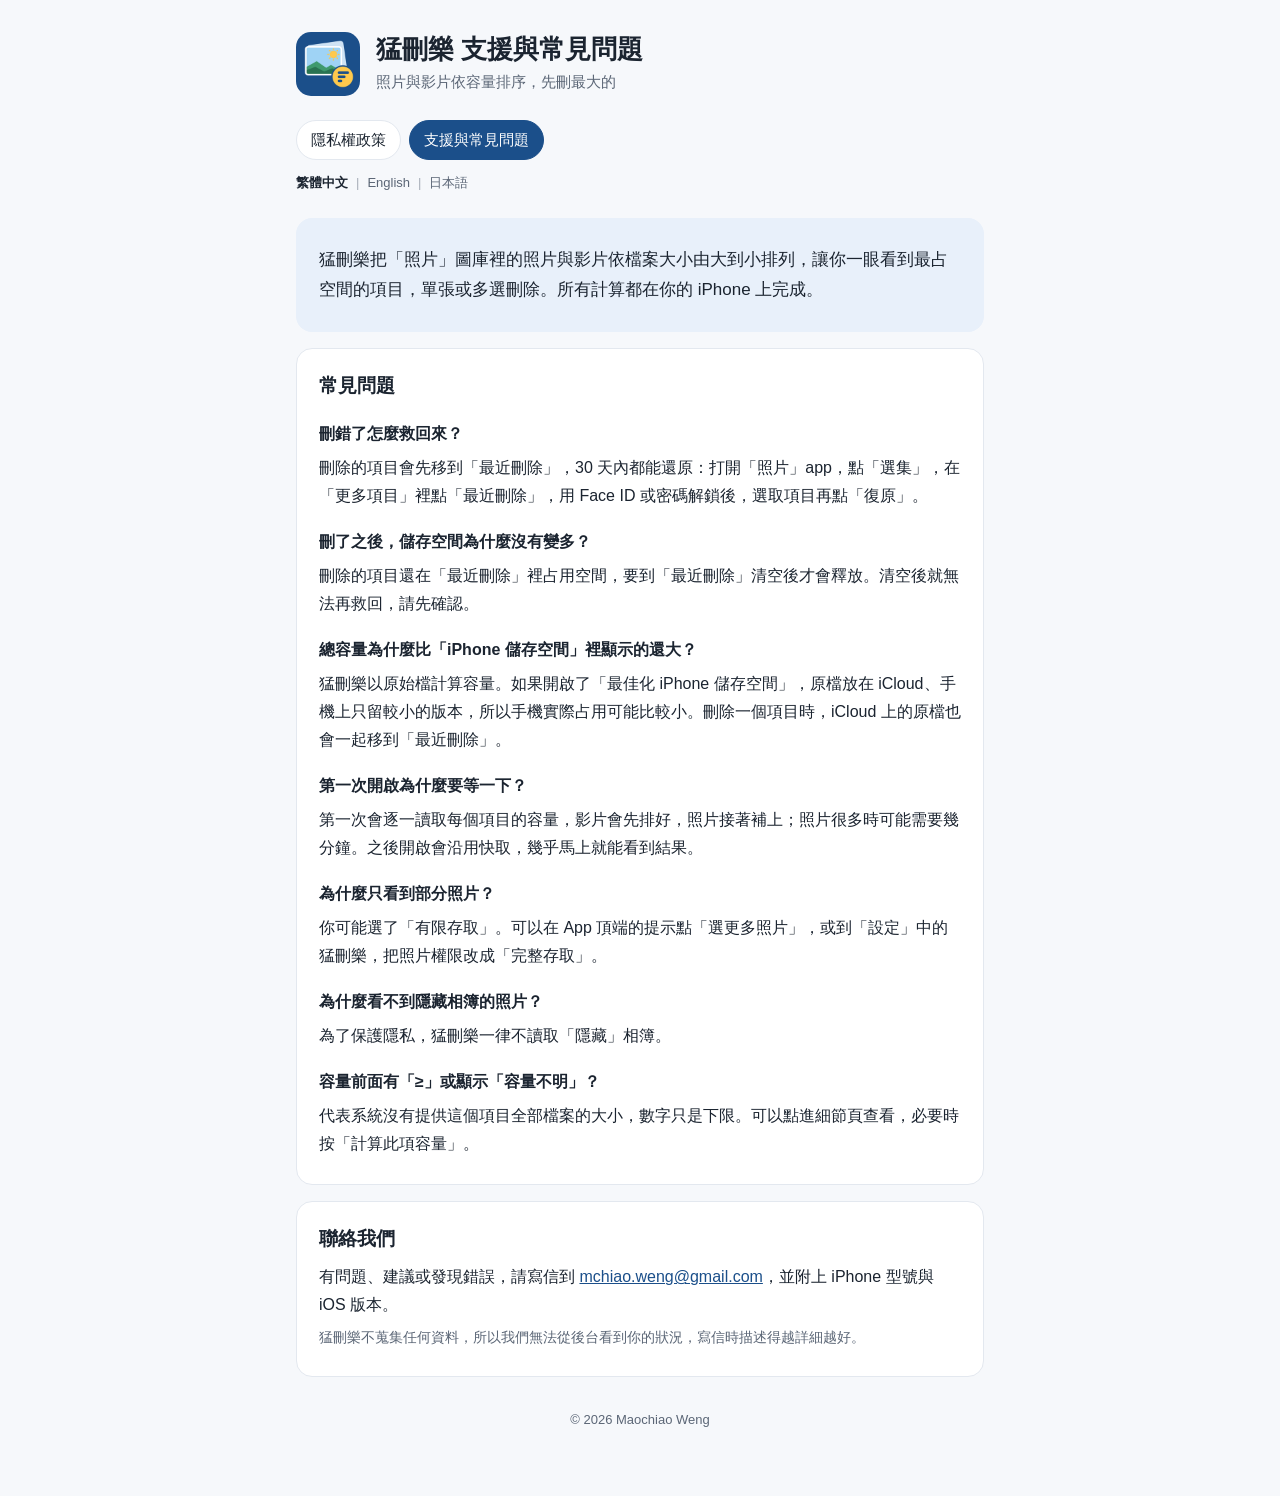
<file: index.html>
<!doctype html>
<html lang="zh-Hant">
<head>
<meta charset="utf-8">
<meta name="viewport" content="width=device-width, initial-scale=1">
<title>猛刪樂</title>
<meta http-equiv="refresh" content="0; url=support.html">
<link rel="icon" href="icon-192.png">
<link rel="stylesheet" href="style.css">
</head>
<body>
<main>
  <p>正在前往 <a href="support.html">猛刪樂 支援與常見問題</a>⋯⋯</p>
  <p><a href="privacy.html">隱私權政策</a></p>
</main>
</body>
</html>
</file>
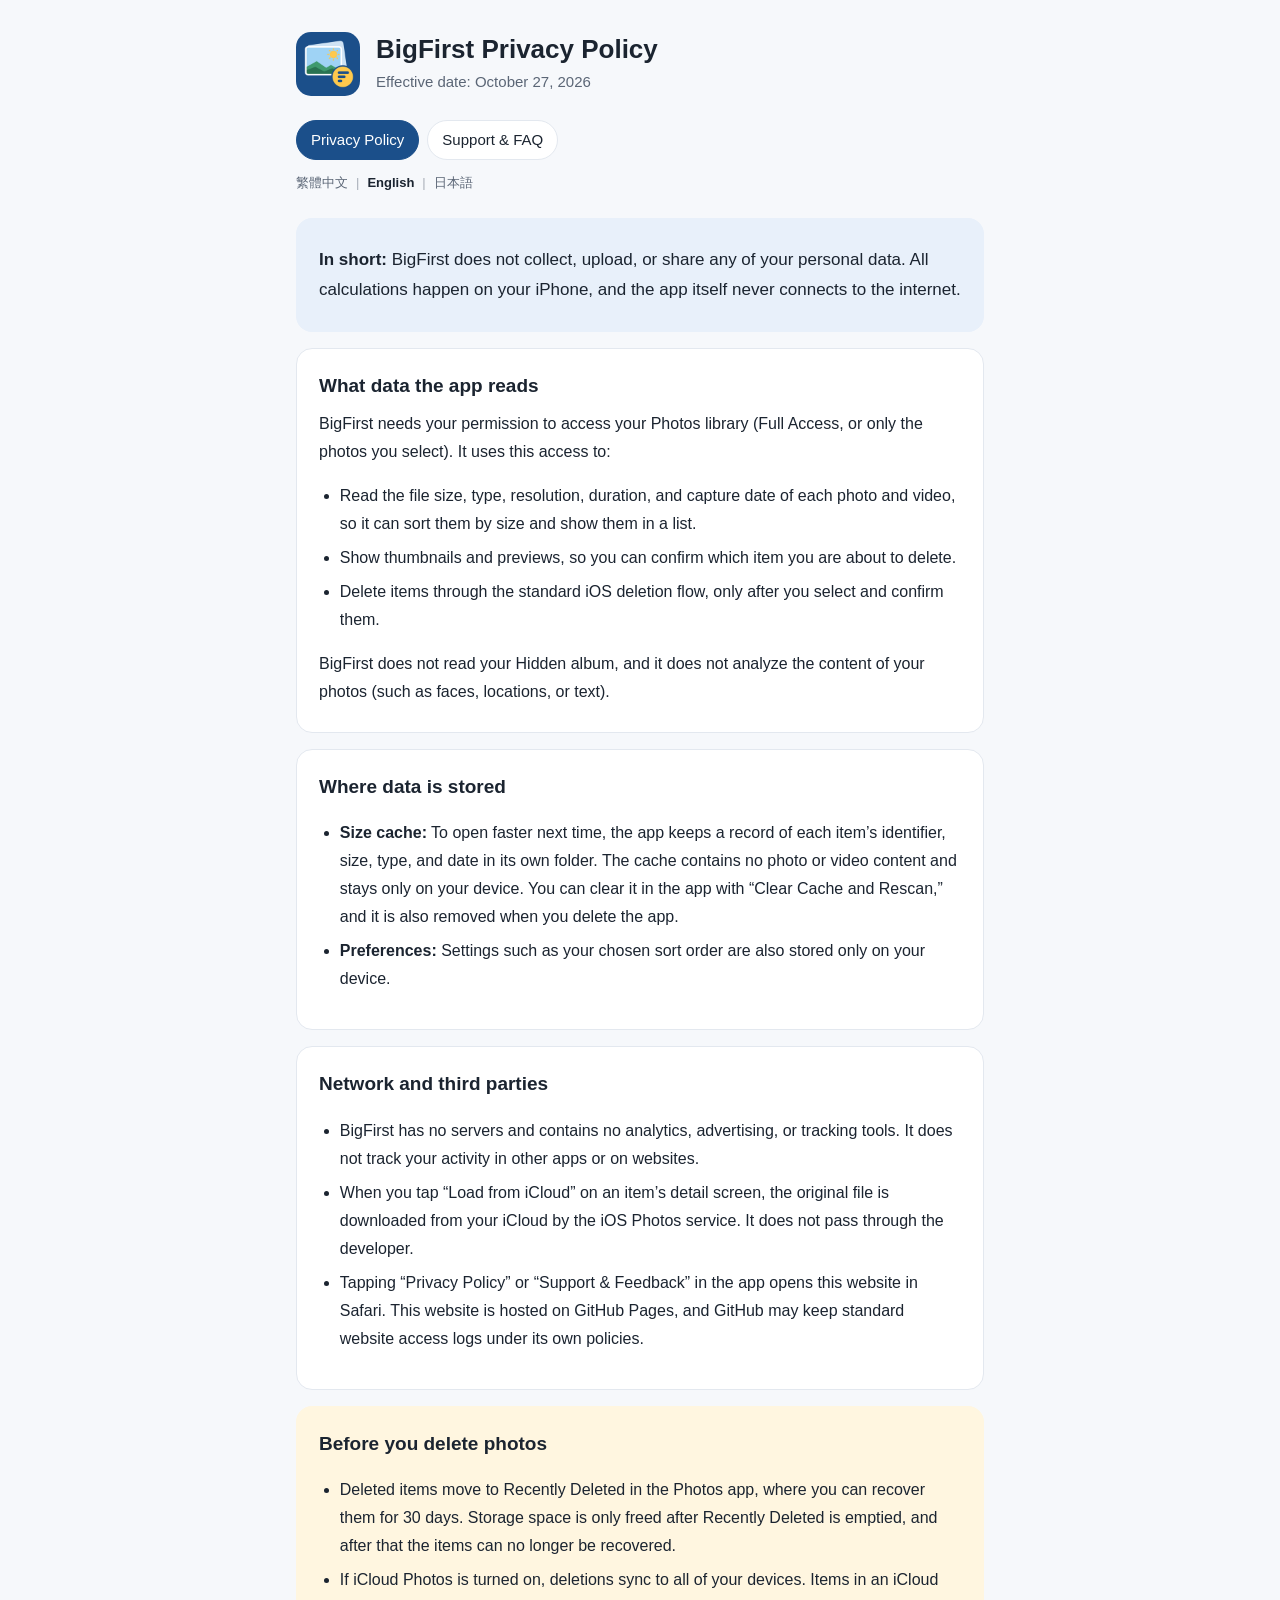
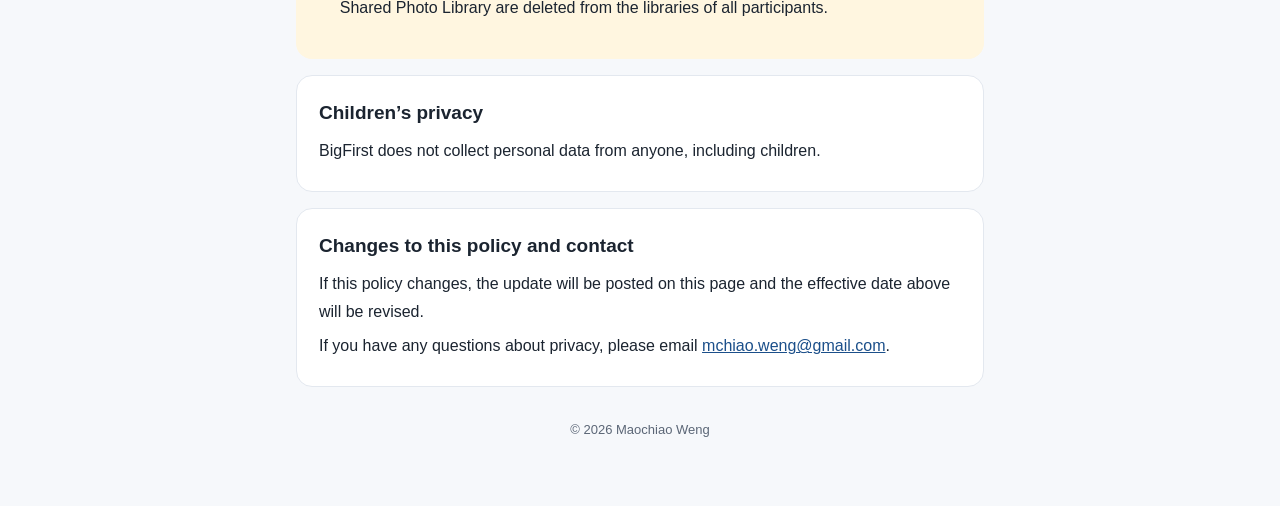
<file: privacy-en.html>
<!doctype html>
<html lang="en">
<head>
<meta charset="utf-8">
<meta name="viewport" content="width=device-width, initial-scale=1">
<title>BigFirst Privacy Policy</title>
<meta name="description" content="BigFirst does not collect, upload, or share any personal data.">
<link rel="icon" href="icon-192.png">
<link rel="stylesheet" href="style.css">
</head>
<body>
<main>
  <header>
    <img src="icon-192.png" alt="BigFirst icon">
    <div>
      <h1>BigFirst Privacy Policy</h1>
      <p>Effective date: October 27, 2026</p>
    </div>
  </header>
  <nav aria-label="Pages">
    <a href="privacy-en.html" aria-current="page">Privacy Policy</a>
    <a href="support-en.html">Support &amp; FAQ</a>
  </nav>
  <nav class="lang" aria-label="Language">
    <a href="privacy.html" hreflang="zh-Hant" lang="zh-Hant">繁體中文</a><span class="sep" aria-hidden="true">|</span><a href="privacy-en.html" hreflang="en" lang="en" aria-current="true">English</a><span class="sep" aria-hidden="true">|</span><a href="privacy-ja.html" hreflang="ja" lang="ja">日本語</a>
  </nav>

  <section class="summary">
    <p><strong>In short:</strong> BigFirst does not collect, upload, or share any of your personal data. All calculations happen on your iPhone, and the app itself never connects to the internet.</p>
  </section>

  <section>
    <h2>What data the app reads</h2>
    <p>BigFirst needs your permission to access your Photos library (Full Access, or only the photos you select). It uses this access to:</p>
    <ul>
      <li>Read the file size, type, resolution, duration, and capture date of each photo and video, so it can sort them by size and show them in a list.</li>
      <li>Show thumbnails and previews, so you can confirm which item you are about to delete.</li>
      <li>Delete items through the standard iOS deletion flow, only after you select and confirm them.</li>
    </ul>
    <p>BigFirst does not read your Hidden album, and it does not analyze the content of your photos (such as faces, locations, or text).</p>
  </section>

  <section>
    <h2>Where data is stored</h2>
    <ul>
      <li><strong>Size cache:</strong> To open faster next time, the app keeps a record of each item’s identifier, size, type, and date in its own folder. The cache contains no photo or video content and stays only on your device. You can clear it in the app with “Clear Cache and Rescan,” and it is also removed when you delete the app.</li>
      <li><strong>Preferences:</strong> Settings such as your chosen sort order are also stored only on your device.</li>
    </ul>
  </section>

  <section>
    <h2>Network and third parties</h2>
    <ul>
      <li>BigFirst has no servers and contains no analytics, advertising, or tracking tools. It does not track your activity in other apps or on websites.</li>
      <li>When you tap “Load from iCloud” on an item’s detail screen, the original file is downloaded from your iCloud by the iOS Photos service. It does not pass through the developer.</li>
      <li>Tapping “Privacy Policy” or “Support &amp; Feedback” in the app opens this website in Safari. This website is hosted on GitHub Pages, and GitHub may keep standard website access logs under its own policies.</li>
    </ul>
  </section>

  <section class="note">
    <h2>Before you delete photos</h2>
    <ul>
      <li>Deleted items move to Recently Deleted in the Photos app, where you can recover them for 30 days. Storage space is only freed after Recently Deleted is emptied, and after that the items can no longer be recovered.</li>
      <li>If iCloud Photos is turned on, deletions sync to all of your devices. Items in an iCloud Shared Photo Library are deleted from the libraries of all participants.</li>
    </ul>
  </section>

  <section>
    <h2>Children’s privacy</h2>
    <p>BigFirst does not collect personal data from anyone, including children.</p>
  </section>

  <section>
    <h2>Changes to this policy and contact</h2>
    <p>If this policy changes, the update will be posted on this page and the effective date above will be revised.</p>
    <p>If you have any questions about privacy, please email <a href="mailto:mchiao.weng@gmail.com">mchiao.weng@gmail.com</a>.</p>
  </section>

  <footer>© 2026 Maochiao Weng</footer>
</main>
</body>
</html>
</file>
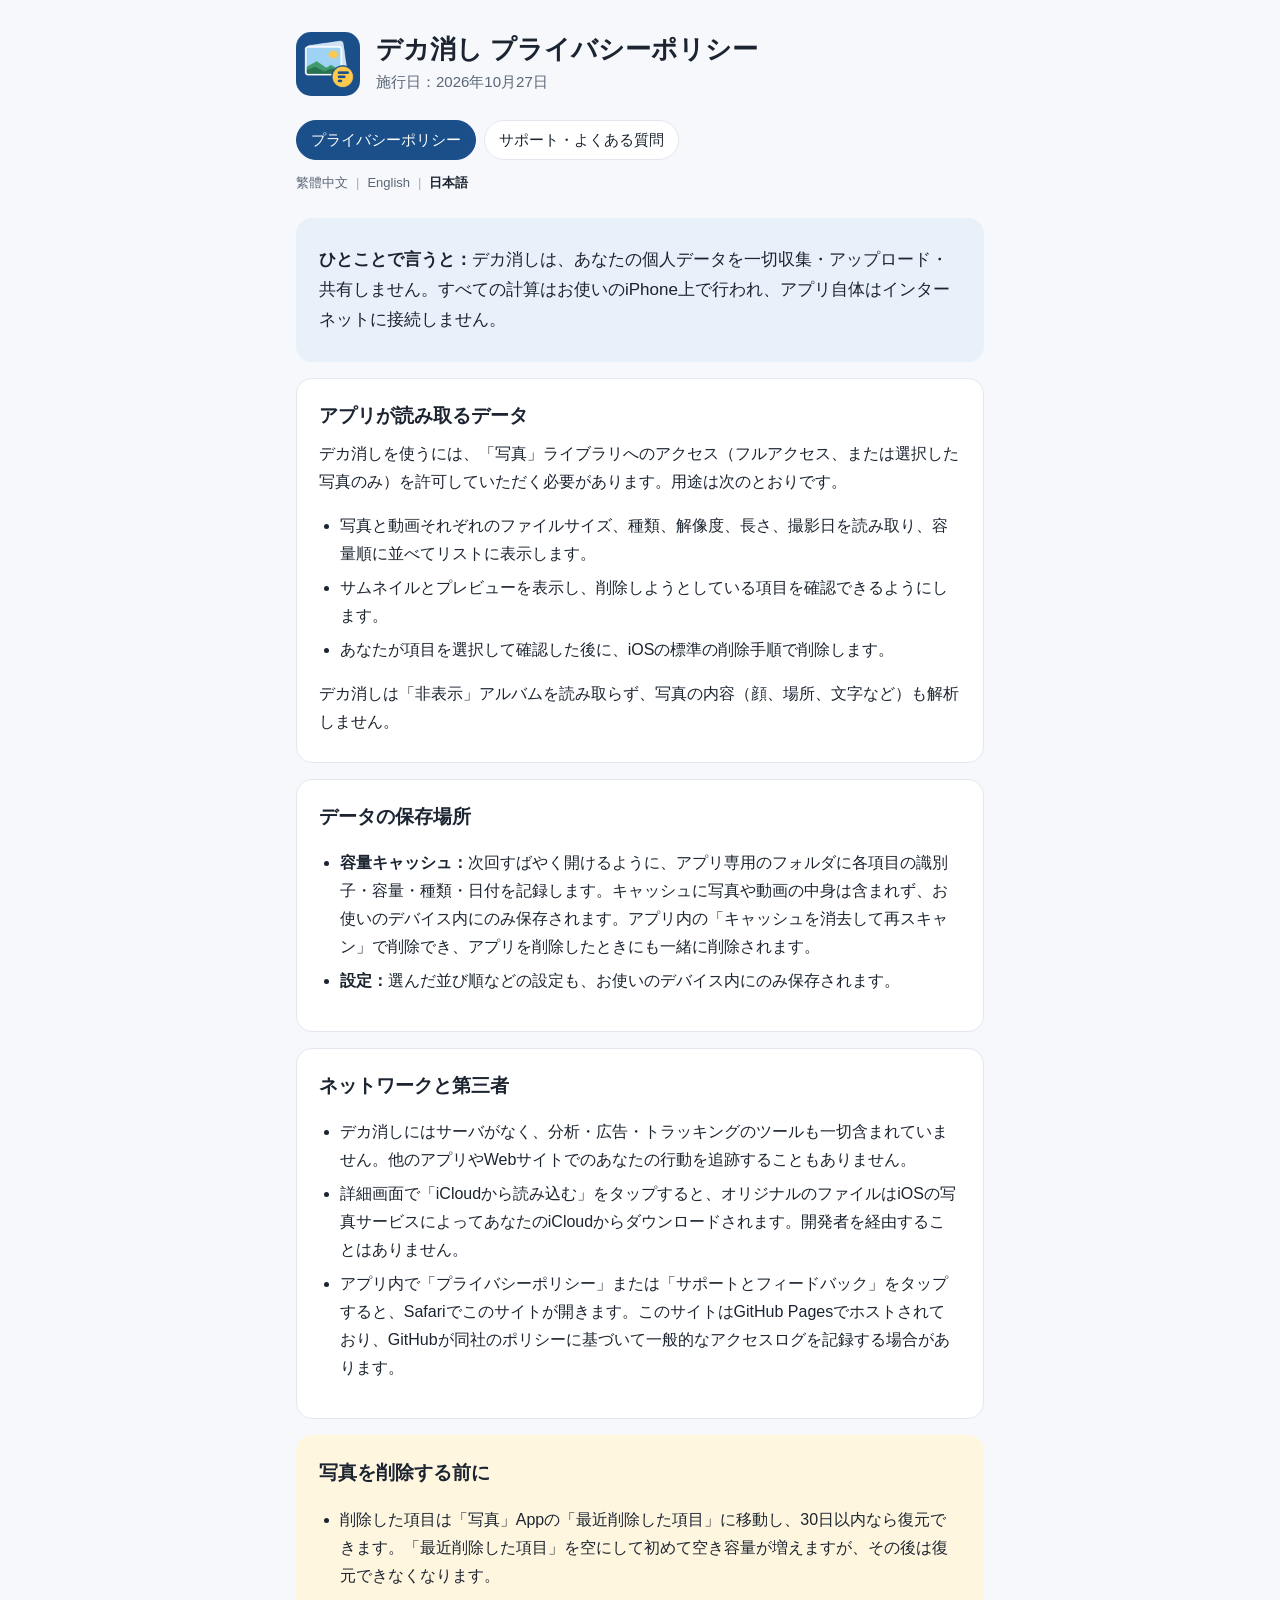
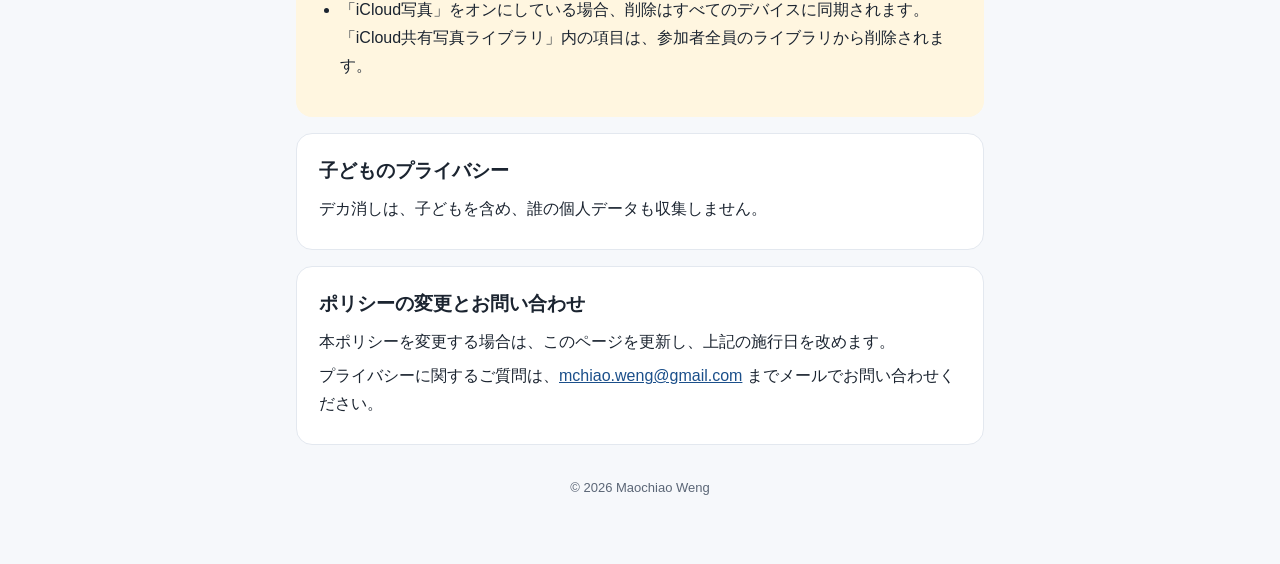
<file: privacy-ja.html>
<!doctype html>
<html lang="ja">
<head>
<meta charset="utf-8">
<meta name="viewport" content="width=device-width, initial-scale=1">
<title>デカ消し プライバシーポリシー</title>
<meta name="description" content="デカ消しは個人データを一切収集・アップロード・共有しません。">
<link rel="icon" href="icon-192.png">
<link rel="stylesheet" href="style.css">
</head>
<body>
<main>
  <header>
    <img src="icon-192.png" alt="デカ消しのアイコン">
    <div>
      <h1>デカ消し プライバシーポリシー</h1>
      <p>施行日：2026年10月27日</p>
    </div>
  </header>
  <nav aria-label="ページ">
    <a href="privacy-ja.html" aria-current="page">プライバシーポリシー</a>
    <a href="support-ja.html">サポート・よくある質問</a>
  </nav>
  <nav class="lang" aria-label="言語">
    <a href="privacy.html" hreflang="zh-Hant" lang="zh-Hant">繁體中文</a><span class="sep" aria-hidden="true">|</span><a href="privacy-en.html" hreflang="en" lang="en">English</a><span class="sep" aria-hidden="true">|</span><a href="privacy-ja.html" hreflang="ja" lang="ja" aria-current="true">日本語</a>
  </nav>

  <section class="summary">
    <p><strong>ひとことで言うと：</strong>デカ消しは、あなたの個人データを一切収集・アップロード・共有しません。すべての計算はお使いのiPhone上で行われ、アプリ自体はインターネットに接続しません。</p>
  </section>

  <section>
    <h2>アプリが読み取るデータ</h2>
    <p>デカ消しを使うには、「写真」ライブラリへのアクセス（フルアクセス、または選択した写真のみ）を許可していただく必要があります。用途は次のとおりです。</p>
    <ul>
      <li>写真と動画それぞれのファイルサイズ、種類、解像度、長さ、撮影日を読み取り、容量順に並べてリストに表示します。</li>
      <li>サムネイルとプレビューを表示し、削除しようとしている項目を確認できるようにします。</li>
      <li>あなたが項目を選択して確認した後に、iOSの標準の削除手順で削除します。</li>
    </ul>
    <p>デカ消しは「非表示」アルバムを読み取らず、写真の内容（顔、場所、文字など）も解析しません。</p>
  </section>

  <section>
    <h2>データの保存場所</h2>
    <ul>
      <li><strong>容量キャッシュ：</strong>次回すばやく開けるように、アプリ専用のフォルダに各項目の識別子・容量・種類・日付を記録します。キャッシュに写真や動画の中身は含まれず、お使いのデバイス内にのみ保存されます。アプリ内の「キャッシュを消去して再スキャン」で削除でき、アプリを削除したときにも一緒に削除されます。</li>
      <li><strong>設定：</strong>選んだ並び順などの設定も、お使いのデバイス内にのみ保存されます。</li>
    </ul>
  </section>

  <section>
    <h2>ネットワークと第三者</h2>
    <ul>
      <li>デカ消しにはサーバがなく、分析・広告・トラッキングのツールも一切含まれていません。他のアプリやWebサイトでのあなたの行動を追跡することもありません。</li>
      <li>詳細画面で「iCloudから読み込む」をタップすると、オリジナルのファイルはiOSの写真サービスによってあなたのiCloudからダウンロードされます。開発者を経由することはありません。</li>
      <li>アプリ内で「プライバシーポリシー」または「サポートとフィードバック」をタップすると、Safariでこのサイトが開きます。このサイトはGitHub Pagesでホストされており、GitHubが同社のポリシーに基づいて一般的なアクセスログを記録する場合があります。</li>
    </ul>
  </section>

  <section class="note">
    <h2>写真を削除する前に</h2>
    <ul>
      <li>削除した項目は「写真」Appの「最近削除した項目」に移動し、30日以内なら復元できます。「最近削除した項目」を空にして初めて空き容量が増えますが、その後は復元できなくなります。</li>
      <li>「iCloud写真」をオンにしている場合、削除はすべてのデバイスに同期されます。「iCloud共有写真ライブラリ」内の項目は、参加者全員のライブラリから削除されます。</li>
    </ul>
  </section>

  <section>
    <h2>子どものプライバシー</h2>
    <p>デカ消しは、子どもを含め、誰の個人データも収集しません。</p>
  </section>

  <section>
    <h2>ポリシーの変更とお問い合わせ</h2>
    <p>本ポリシーを変更する場合は、このページを更新し、上記の施行日を改めます。</p>
    <p>プライバシーに関するご質問は、<a href="mailto:mchiao.weng@gmail.com">mchiao.weng@gmail.com</a> までメールでお問い合わせください。</p>
  </section>

  <footer>© 2026 Maochiao Weng</footer>
</main>
</body>
</html>
</file>
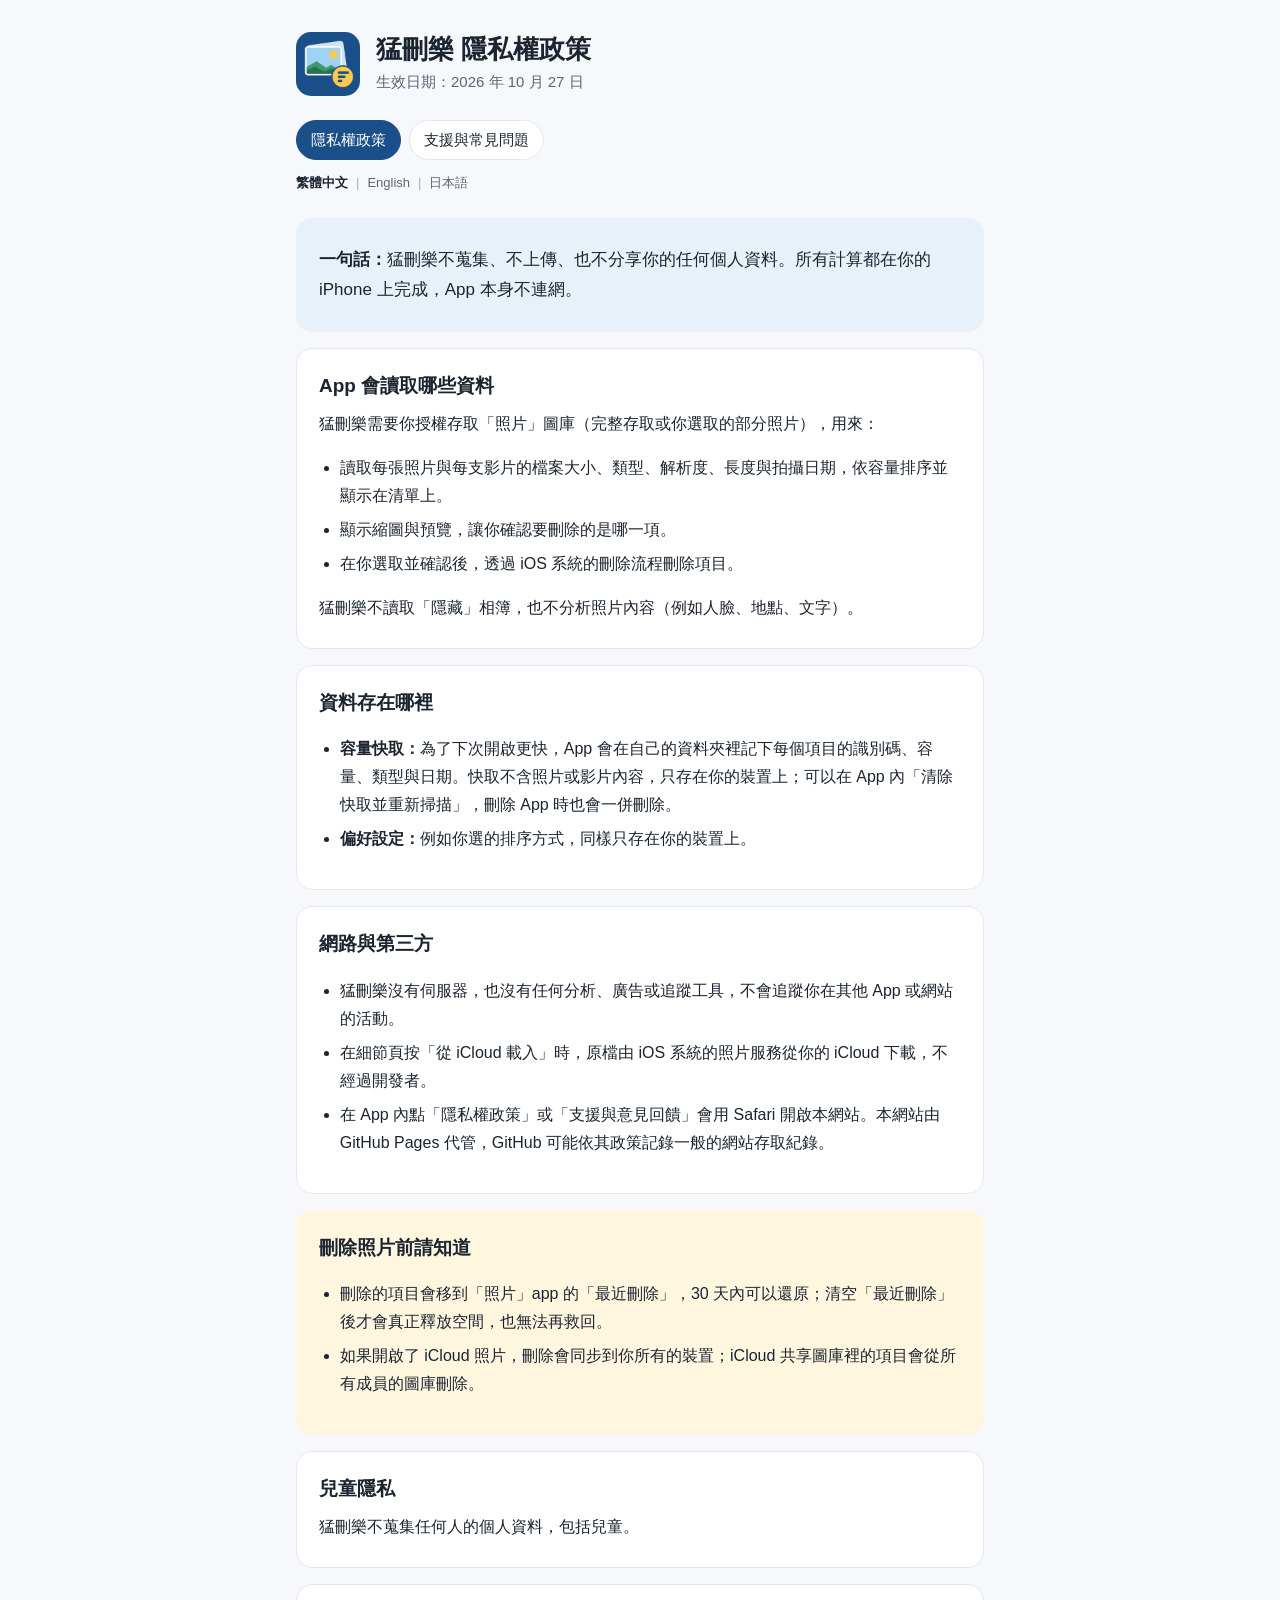
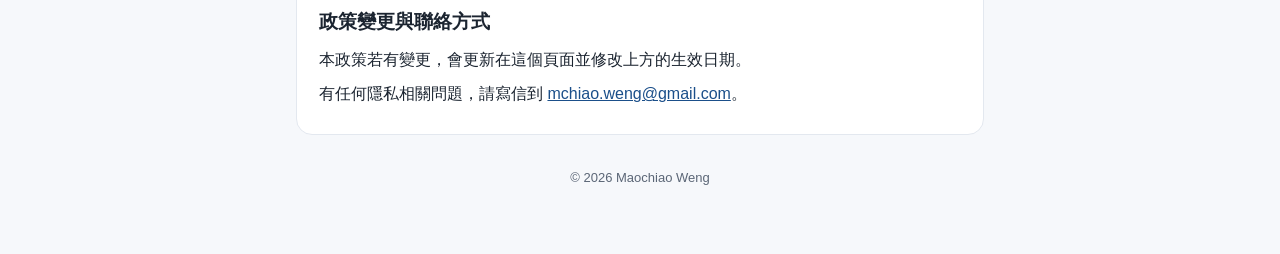
<file: privacy.html>
<!doctype html>
<html lang="zh-Hant">
<head>
<meta charset="utf-8">
<meta name="viewport" content="width=device-width, initial-scale=1">
<title>猛刪樂 隱私權政策</title>
<meta name="description" content="猛刪樂不蒐集、不上傳、不分享任何個人資料。">
<link rel="icon" href="icon-192.png">
<link rel="stylesheet" href="style.css">
</head>
<body>
<main>
  <header>
    <img src="icon-192.png" alt="猛刪樂圖示">
    <div>
      <h1>猛刪樂 隱私權政策</h1>
      <p>生效日期：2026 年 10 月 27 日</p>
    </div>
  </header>
  <nav aria-label="頁面">
    <a href="privacy.html" aria-current="page">隱私權政策</a>
    <a href="support.html">支援與常見問題</a>
  </nav>
  <nav class="lang" aria-label="語言">
    <a href="privacy.html" hreflang="zh-Hant" lang="zh-Hant" aria-current="true">繁體中文</a><span class="sep" aria-hidden="true">|</span><a href="privacy-en.html" hreflang="en" lang="en">English</a><span class="sep" aria-hidden="true">|</span><a href="privacy-ja.html" hreflang="ja" lang="ja">日本語</a>
  </nav>

  <section class="summary">
    <p><strong>一句話：</strong>猛刪樂不蒐集、不上傳、也不分享你的任何個人資料。所有計算都在你的 iPhone 上完成，App 本身不連網。</p>
  </section>

  <section>
    <h2>App 會讀取哪些資料</h2>
    <p>猛刪樂需要你授權存取「照片」圖庫（完整存取或你選取的部分照片），用來：</p>
    <ul>
      <li>讀取每張照片與每支影片的檔案大小、類型、解析度、長度與拍攝日期，依容量排序並顯示在清單上。</li>
      <li>顯示縮圖與預覽，讓你確認要刪除的是哪一項。</li>
      <li>在你選取並確認後，透過 iOS 系統的刪除流程刪除項目。</li>
    </ul>
    <p>猛刪樂不讀取「隱藏」相簿，也不分析照片內容（例如人臉、地點、文字）。</p>
  </section>

  <section>
    <h2>資料存在哪裡</h2>
    <ul>
      <li><strong>容量快取：</strong>為了下次開啟更快，App 會在自己的資料夾裡記下每個項目的識別碼、容量、類型與日期。快取不含照片或影片內容，只存在你的裝置上；可以在 App 內「清除快取並重新掃描」，刪除 App 時也會一併刪除。</li>
      <li><strong>偏好設定：</strong>例如你選的排序方式，同樣只存在你的裝置上。</li>
    </ul>
  </section>

  <section>
    <h2>網路與第三方</h2>
    <ul>
      <li>猛刪樂沒有伺服器，也沒有任何分析、廣告或追蹤工具，不會追蹤你在其他 App 或網站的活動。</li>
      <li>在細節頁按「從 iCloud 載入」時，原檔由 iOS 系統的照片服務從你的 iCloud 下載，不經過開發者。</li>
      <li>在 App 內點「隱私權政策」或「支援與意見回饋」會用 Safari 開啟本網站。本網站由 GitHub Pages 代管，GitHub 可能依其政策記錄一般的網站存取紀錄。</li>
    </ul>
  </section>

  <section class="note">
    <h2>刪除照片前請知道</h2>
    <ul>
      <li>刪除的項目會移到「照片」app 的「最近刪除」，30 天內可以還原；清空「最近刪除」後才會真正釋放空間，也無法再救回。</li>
      <li>如果開啟了 iCloud 照片，刪除會同步到你所有的裝置；iCloud 共享圖庫裡的項目會從所有成員的圖庫刪除。</li>
    </ul>
  </section>

  <section>
    <h2>兒童隱私</h2>
    <p>猛刪樂不蒐集任何人的個人資料，包括兒童。</p>
  </section>

  <section>
    <h2>政策變更與聯絡方式</h2>
    <p>本政策若有變更，會更新在這個頁面並修改上方的生效日期。</p>
    <p>有任何隱私相關問題，請寫信到 <a href="mailto:mchiao.weng@gmail.com">mchiao.weng@gmail.com</a>。</p>
  </section>

  <footer>© 2026 Maochiao Weng</footer>
</main>
</body>
</html>
</file>
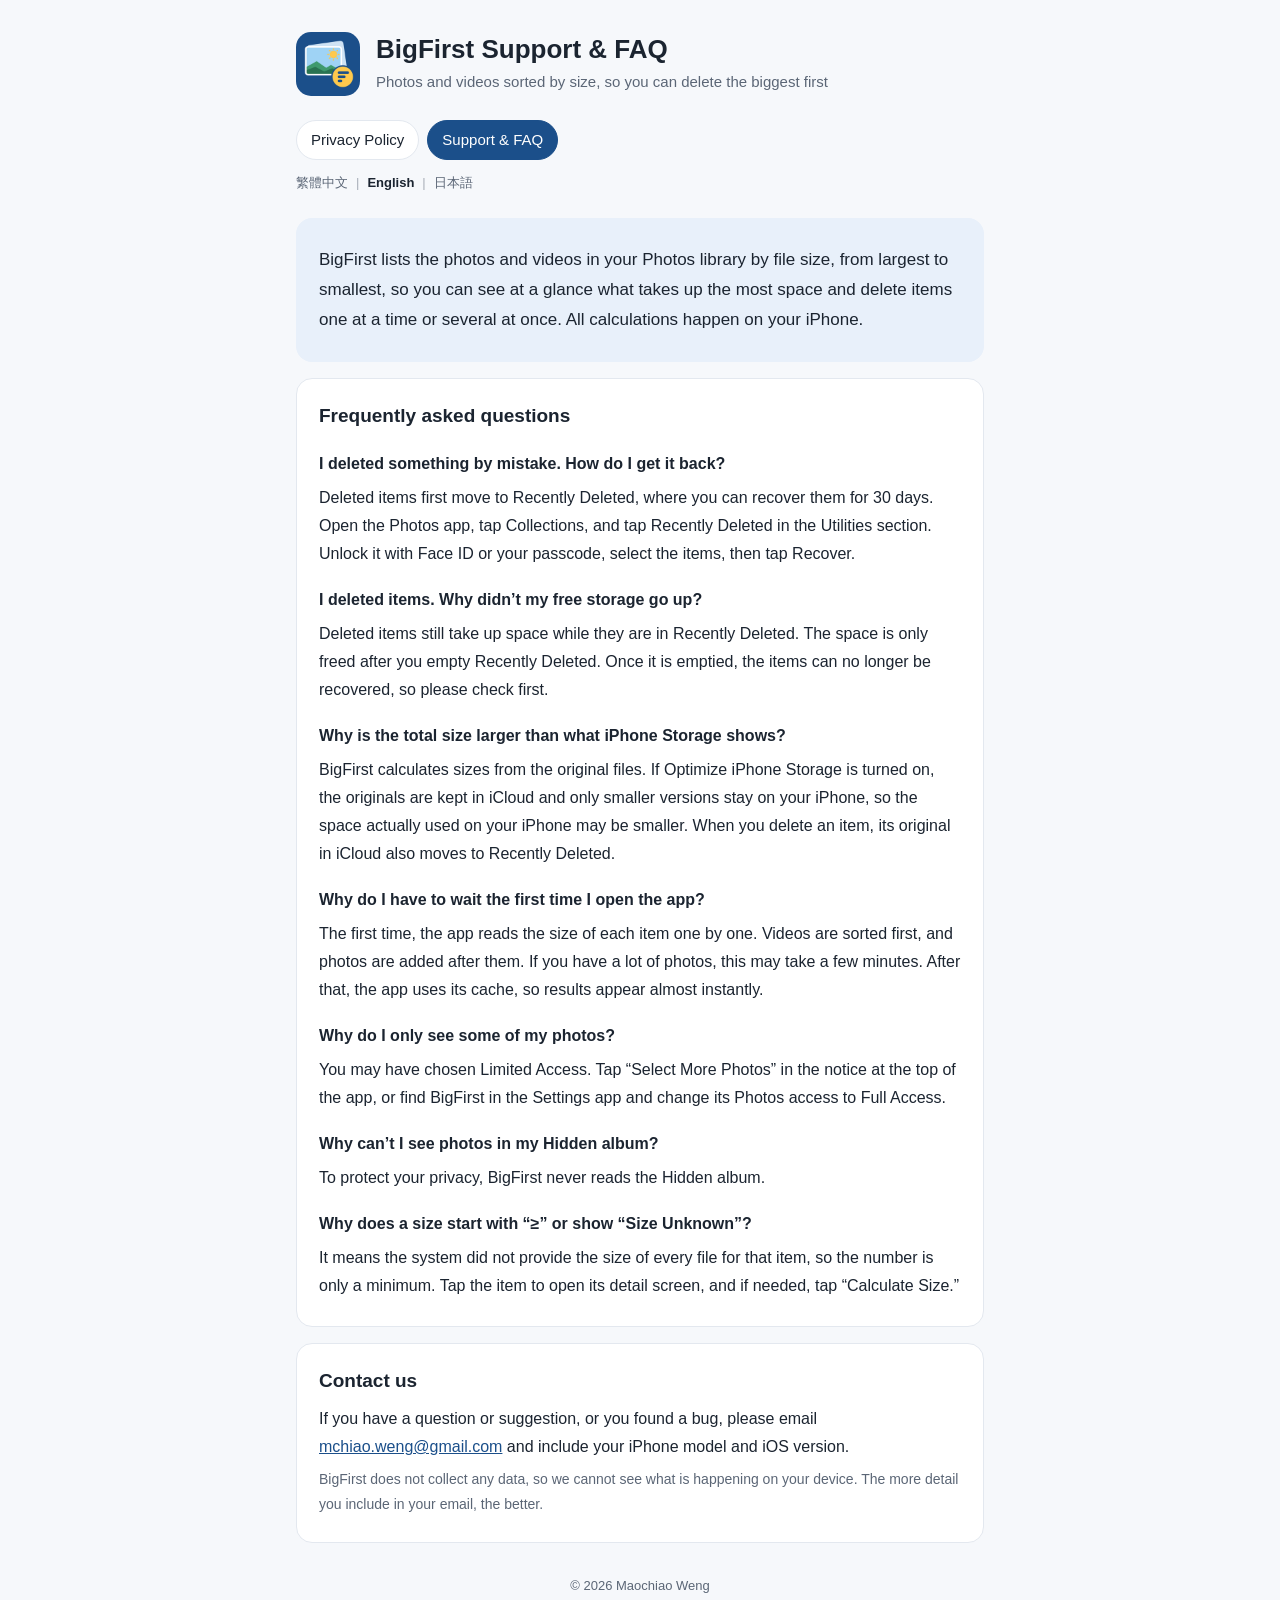
<file: support-en.html>
<!doctype html>
<html lang="en">
<head>
<meta charset="utf-8">
<meta name="viewport" content="width=device-width, initial-scale=1">
<title>BigFirst Support &amp; FAQ</title>
<meta name="description" content="How to use BigFirst, frequently asked questions, and how to contact us.">
<link rel="icon" href="icon-192.png">
<link rel="stylesheet" href="style.css">
</head>
<body>
<main>
  <header>
    <img src="icon-192.png" alt="BigFirst icon">
    <div>
      <h1>BigFirst Support &amp; FAQ</h1>
      <p>Photos and videos sorted by size, so you can delete the biggest first</p>
    </div>
  </header>
  <nav aria-label="Pages">
    <a href="privacy-en.html">Privacy Policy</a>
    <a href="support-en.html" aria-current="page">Support &amp; FAQ</a>
  </nav>
  <nav class="lang" aria-label="Language">
    <a href="support.html" hreflang="zh-Hant" lang="zh-Hant">繁體中文</a><span class="sep" aria-hidden="true">|</span><a href="support-en.html" hreflang="en" lang="en" aria-current="true">English</a><span class="sep" aria-hidden="true">|</span><a href="support-ja.html" hreflang="ja" lang="ja">日本語</a>
  </nav>

  <section class="summary">
    <p>BigFirst lists the photos and videos in your Photos library by file size, from largest to smallest, so you can see at a glance what takes up the most space and delete items one at a time or several at once. All calculations happen on your iPhone.</p>
  </section>

  <section>
    <h2>Frequently asked questions</h2>

    <h3>I deleted something by mistake. How do I get it back?</h3>
    <p>Deleted items first move to Recently Deleted, where you can recover them for 30 days. Open the Photos app, tap Collections, and tap Recently Deleted in the Utilities section. Unlock it with Face ID or your passcode, select the items, then tap Recover.</p>

    <h3>I deleted items. Why didn’t my free storage go up?</h3>
    <p>Deleted items still take up space while they are in Recently Deleted. The space is only freed after you empty Recently Deleted. Once it is emptied, the items can no longer be recovered, so please check first.</p>

    <h3>Why is the total size larger than what iPhone Storage shows?</h3>
    <p>BigFirst calculates sizes from the original files. If Optimize iPhone Storage is turned on, the originals are kept in iCloud and only smaller versions stay on your iPhone, so the space actually used on your iPhone may be smaller. When you delete an item, its original in iCloud also moves to Recently Deleted.</p>

    <h3>Why do I have to wait the first time I open the app?</h3>
    <p>The first time, the app reads the size of each item one by one. Videos are sorted first, and photos are added after them. If you have a lot of photos, this may take a few minutes. After that, the app uses its cache, so results appear almost instantly.</p>

    <h3>Why do I only see some of my photos?</h3>
    <p>You may have chosen Limited Access. Tap “Select More Photos” in the notice at the top of the app, or find BigFirst in the Settings app and change its Photos access to Full Access.</p>

    <h3>Why can’t I see photos in my Hidden album?</h3>
    <p>To protect your privacy, BigFirst never reads the Hidden album.</p>

    <h3>Why does a size start with “≥” or show “Size Unknown”?</h3>
    <p>It means the system did not provide the size of every file for that item, so the number is only a minimum. Tap the item to open its detail screen, and if needed, tap “Calculate Size.”</p>
  </section>

  <section>
    <h2>Contact us</h2>
    <p>If you have a question or suggestion, or you found a bug, please email <a href="mailto:mchiao.weng@gmail.com">mchiao.weng@gmail.com</a> and include your iPhone model and iOS version.</p>
    <p class="muted">BigFirst does not collect any data, so we cannot see what is happening on your device. The more detail you include in your email, the better.</p>
  </section>

  <footer>© 2026 Maochiao Weng</footer>
</main>
</body>
</html>
</file>
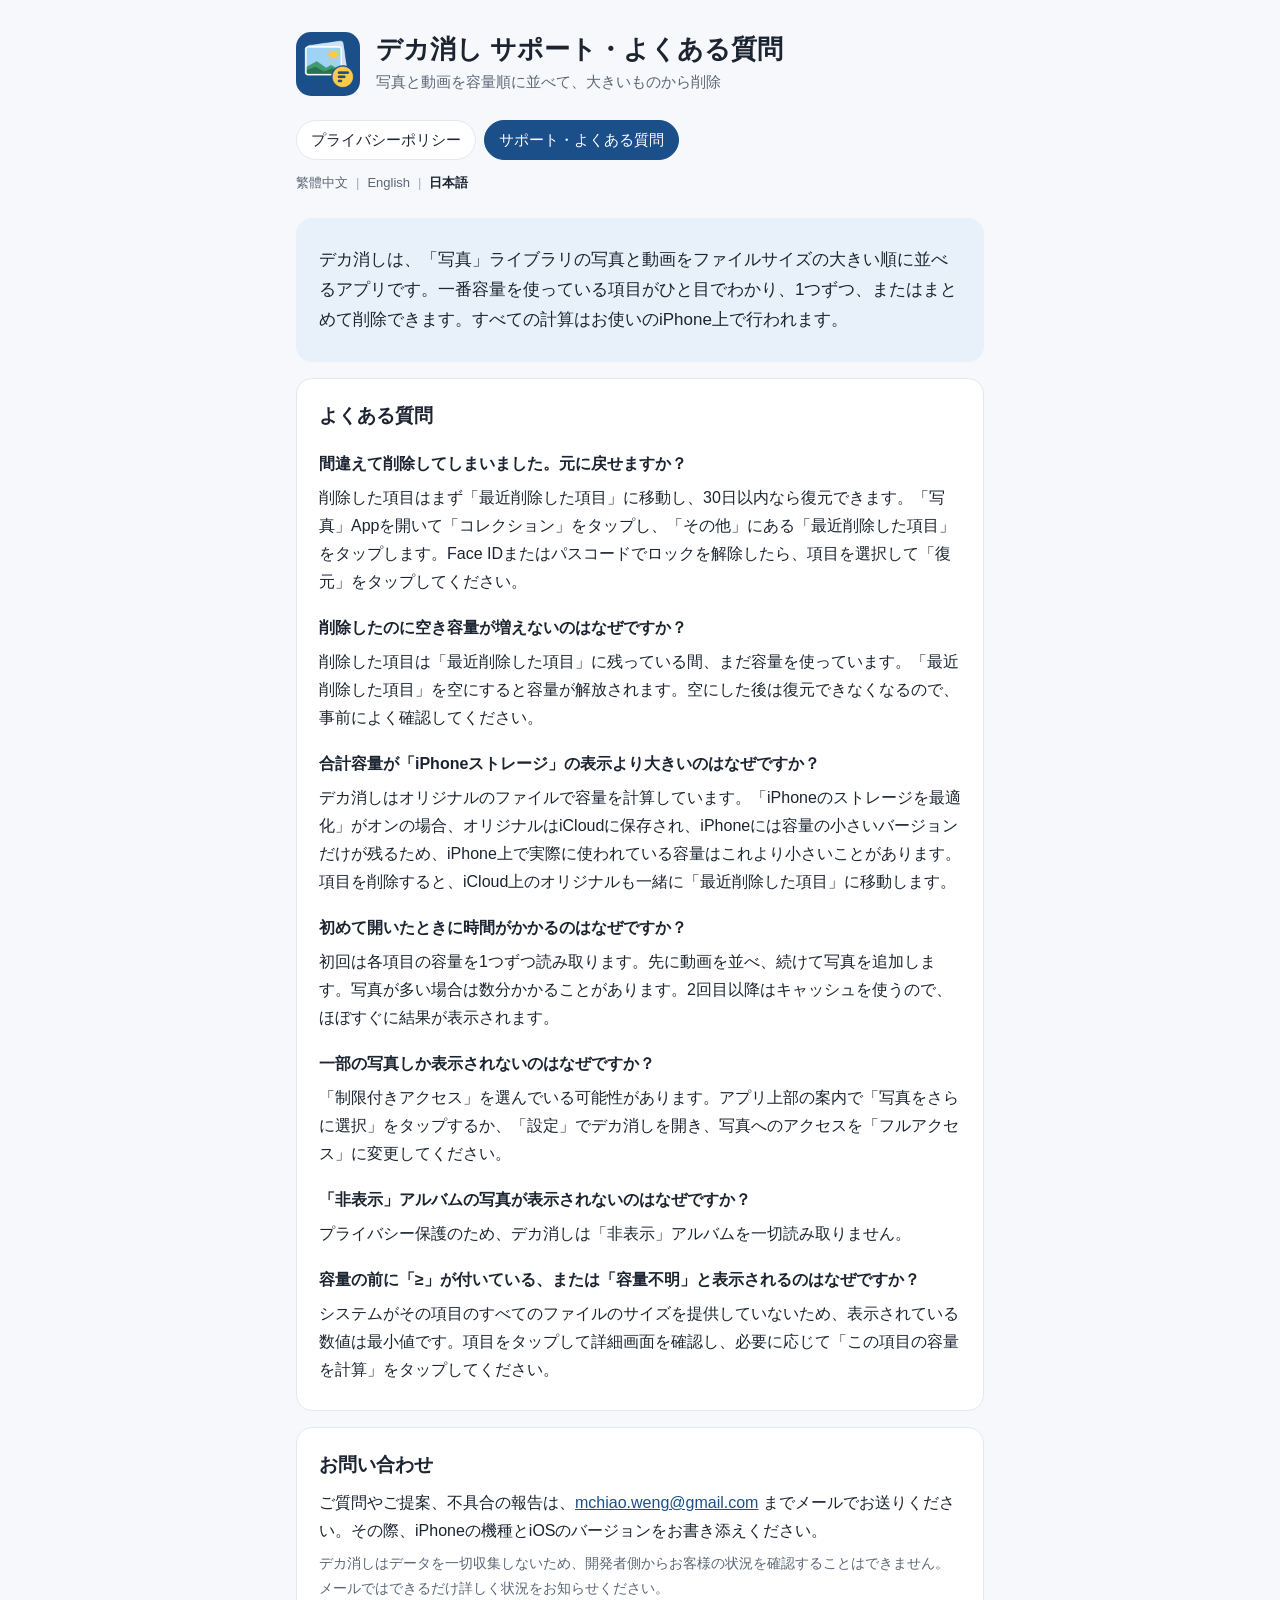
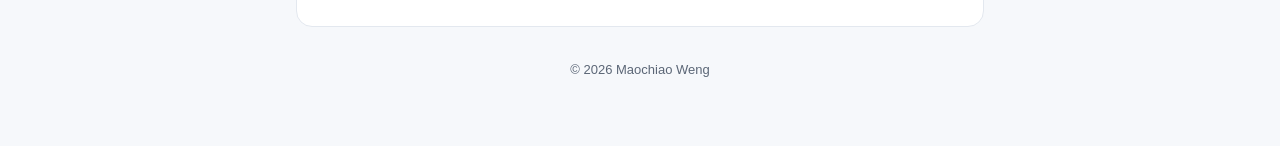
<file: support-ja.html>
<!doctype html>
<html lang="ja">
<head>
<meta charset="utf-8">
<meta name="viewport" content="width=device-width, initial-scale=1">
<title>デカ消し サポート・よくある質問</title>
<meta name="description" content="デカ消しの使い方、よくある質問、お問い合わせ先。">
<link rel="icon" href="icon-192.png">
<link rel="stylesheet" href="style.css">
</head>
<body>
<main>
  <header>
    <img src="icon-192.png" alt="デカ消しのアイコン">
    <div>
      <h1>デカ消し サポート・よくある質問</h1>
      <p>写真と動画を容量順に並べて、大きいものから削除</p>
    </div>
  </header>
  <nav aria-label="ページ">
    <a href="privacy-ja.html">プライバシーポリシー</a>
    <a href="support-ja.html" aria-current="page">サポート・よくある質問</a>
  </nav>
  <nav class="lang" aria-label="言語">
    <a href="support.html" hreflang="zh-Hant" lang="zh-Hant">繁體中文</a><span class="sep" aria-hidden="true">|</span><a href="support-en.html" hreflang="en" lang="en">English</a><span class="sep" aria-hidden="true">|</span><a href="support-ja.html" hreflang="ja" lang="ja" aria-current="true">日本語</a>
  </nav>

  <section class="summary">
    <p>デカ消しは、「写真」ライブラリの写真と動画をファイルサイズの大きい順に並べるアプリです。一番容量を使っている項目がひと目でわかり、1つずつ、またはまとめて削除できます。すべての計算はお使いのiPhone上で行われます。</p>
  </section>

  <section>
    <h2>よくある質問</h2>

    <h3>間違えて削除してしまいました。元に戻せますか？</h3>
    <p>削除した項目はまず「最近削除した項目」に移動し、30日以内なら復元できます。「写真」Appを開いて「コレクション」をタップし、「その他」にある「最近削除した項目」をタップします。Face IDまたはパスコードでロックを解除したら、項目を選択して「復元」をタップしてください。</p>

    <h3>削除したのに空き容量が増えないのはなぜですか？</h3>
    <p>削除した項目は「最近削除した項目」に残っている間、まだ容量を使っています。「最近削除した項目」を空にすると容量が解放されます。空にした後は復元できなくなるので、事前によく確認してください。</p>

    <h3>合計容量が「iPhoneストレージ」の表示より大きいのはなぜですか？</h3>
    <p>デカ消しはオリジナルのファイルで容量を計算しています。「iPhoneのストレージを最適化」がオンの場合、オリジナルはiCloudに保存され、iPhoneには容量の小さいバージョンだけが残るため、iPhone上で実際に使われている容量はこれより小さいことがあります。項目を削除すると、iCloud上のオリジナルも一緒に「最近削除した項目」に移動します。</p>

    <h3>初めて開いたときに時間がかかるのはなぜですか？</h3>
    <p>初回は各項目の容量を1つずつ読み取ります。先に動画を並べ、続けて写真を追加します。写真が多い場合は数分かかることがあります。2回目以降はキャッシュを使うので、ほぼすぐに結果が表示されます。</p>

    <h3>一部の写真しか表示されないのはなぜですか？</h3>
    <p>「制限付きアクセス」を選んでいる可能性があります。アプリ上部の案内で「写真をさらに選択」をタップするか、「設定」でデカ消しを開き、写真へのアクセスを「フルアクセス」に変更してください。</p>

    <h3>「非表示」アルバムの写真が表示されないのはなぜですか？</h3>
    <p>プライバシー保護のため、デカ消しは「非表示」アルバムを一切読み取りません。</p>

    <h3>容量の前に「≥」が付いている、または「容量不明」と表示されるのはなぜですか？</h3>
    <p>システムがその項目のすべてのファイルのサイズを提供していないため、表示されている数値は最小値です。項目をタップして詳細画面を確認し、必要に応じて「この項目の容量を計算」をタップしてください。</p>
  </section>

  <section>
    <h2>お問い合わせ</h2>
    <p>ご質問やご提案、不具合の報告は、<a href="mailto:mchiao.weng@gmail.com">mchiao.weng@gmail.com</a> までメールでお送りください。その際、iPhoneの機種とiOSのバージョンをお書き添えください。</p>
    <p class="muted">デカ消しはデータを一切収集しないため、開発者側からお客様の状況を確認することはできません。メールではできるだけ詳しく状況をお知らせください。</p>
  </section>

  <footer>© 2026 Maochiao Weng</footer>
</main>
</body>
</html>
</file>
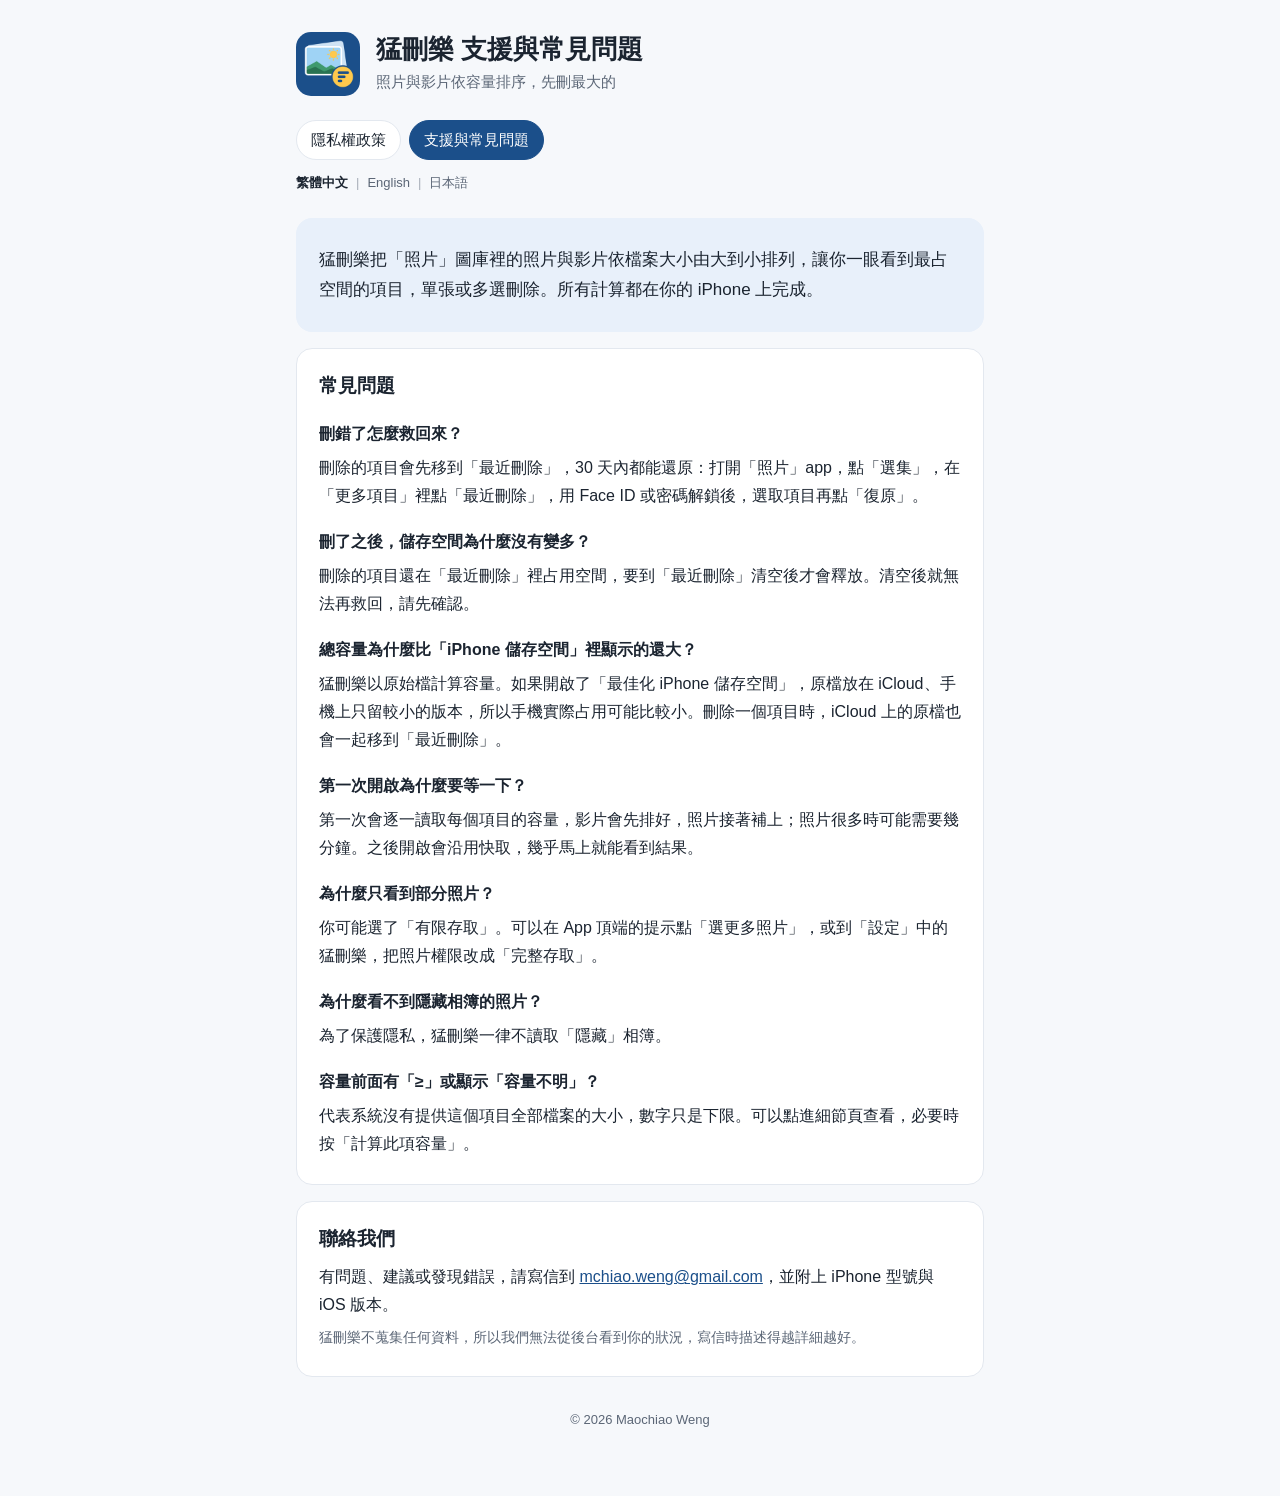
<file: support.html>
<!doctype html>
<html lang="zh-Hant">
<head>
<meta charset="utf-8">
<meta name="viewport" content="width=device-width, initial-scale=1">
<title>猛刪樂 支援與常見問題</title>
<meta name="description" content="猛刪樂的使用說明、常見問題與聯絡方式。">
<link rel="icon" href="icon-192.png">
<link rel="stylesheet" href="style.css">
</head>
<body>
<main>
  <header>
    <img src="icon-192.png" alt="猛刪樂圖示">
    <div>
      <h1>猛刪樂 支援與常見問題</h1>
      <p>照片與影片依容量排序，先刪最大的</p>
    </div>
  </header>
  <nav aria-label="頁面">
    <a href="privacy.html">隱私權政策</a>
    <a href="support.html" aria-current="page">支援與常見問題</a>
  </nav>
  <nav class="lang" aria-label="語言">
    <a href="support.html" hreflang="zh-Hant" lang="zh-Hant" aria-current="true">繁體中文</a><span class="sep" aria-hidden="true">|</span><a href="support-en.html" hreflang="en" lang="en">English</a><span class="sep" aria-hidden="true">|</span><a href="support-ja.html" hreflang="ja" lang="ja">日本語</a>
  </nav>

  <section class="summary">
    <p>猛刪樂把「照片」圖庫裡的照片與影片依檔案大小由大到小排列，讓你一眼看到最占空間的項目，單張或多選刪除。所有計算都在你的 iPhone 上完成。</p>
  </section>

  <section>
    <h2>常見問題</h2>

    <h3>刪錯了怎麼救回來？</h3>
    <p>刪除的項目會先移到「最近刪除」，30 天內都能還原：打開「照片」app，點「選集」，在「更多項目」裡點「最近刪除」，用 Face ID 或密碼解鎖後，選取項目再點「復原」。</p>

    <h3>刪了之後，儲存空間為什麼沒有變多？</h3>
    <p>刪除的項目還在「最近刪除」裡占用空間，要到「最近刪除」清空後才會釋放。清空後就無法再救回，請先確認。</p>

    <h3>總容量為什麼比「iPhone 儲存空間」裡顯示的還大？</h3>
    <p>猛刪樂以原始檔計算容量。如果開啟了「最佳化 iPhone 儲存空間」，原檔放在 iCloud、手機上只留較小的版本，所以手機實際占用可能比較小。刪除一個項目時，iCloud 上的原檔也會一起移到「最近刪除」。</p>

    <h3>第一次開啟為什麼要等一下？</h3>
    <p>第一次會逐一讀取每個項目的容量，影片會先排好，照片接著補上；照片很多時可能需要幾分鐘。之後開啟會沿用快取，幾乎馬上就能看到結果。</p>

    <h3>為什麼只看到部分照片？</h3>
    <p>你可能選了「有限存取」。可以在 App 頂端的提示點「選更多照片」，或到「設定」中的猛刪樂，把照片權限改成「完整存取」。</p>

    <h3>為什麼看不到隱藏相簿的照片？</h3>
    <p>為了保護隱私，猛刪樂一律不讀取「隱藏」相簿。</p>

    <h3>容量前面有「≥」或顯示「容量不明」？</h3>
    <p>代表系統沒有提供這個項目全部檔案的大小，數字只是下限。可以點進細節頁查看，必要時按「計算此項容量」。</p>
  </section>

  <section>
    <h2>聯絡我們</h2>
    <p>有問題、建議或發現錯誤，請寫信到 <a href="mailto:mchiao.weng@gmail.com">mchiao.weng@gmail.com</a>，並附上 iPhone 型號與 iOS 版本。</p>
    <p class="muted">猛刪樂不蒐集任何資料，所以我們無法從後台看到你的狀況，寫信時描述得越詳細越好。</p>
  </section>

  <footer>© 2026 Maochiao Weng</footer>
</main>
</body>
</html>
</file>
<file: style.css>
:root {
  --bg: #f6f8fb;
  --card: #ffffff;
  --text: #1b2430;
  --muted: #5b6676;
  --line: #e3e8ef;
  --accent: #1b4f8a;
  --accent-soft: #e8f0fa;
  --warn-soft: #fff6e0;
}
@media (prefers-color-scheme: dark) {
  :root {
    --bg: #11161d;
    --card: #19212b;
    --text: #e8edf3;
    --muted: #a3afbe;
    --line: #2a3542;
    --accent: #7fb3ef;
    --accent-soft: #1d2c3e;
    --warn-soft: #2e2714;
  }
}
* { box-sizing: border-box; }
body {
  margin: 0;
  background: var(--bg);
  color: var(--text);
  font-family: -apple-system, BlinkMacSystemFont, "PingFang TC", "Noto Sans TC", "Microsoft JhengHei", sans-serif;
  line-height: 1.75;
  font-size: 16px;
}
main { max-width: 720px; margin: 0 auto; padding: 32px 16px 64px; }
header { display: flex; align-items: center; gap: 16px; margin-bottom: 24px; }
header img { width: 64px; height: 64px; border-radius: 15px; flex: none; }
header h1 { margin: 0; font-size: 26px; line-height: 1.3; }
header p { margin: 2px 0 0; color: var(--muted); font-size: 15px; }
nav { display: flex; gap: 8px; flex-wrap: wrap; margin-bottom: 24px; }
nav a {
  padding: 6px 14px; border-radius: 999px; text-decoration: none;
  background: var(--card); border: 1px solid var(--line); color: var(--text); font-size: 15px;
}
nav a[aria-current="page"] { background: var(--accent); border-color: var(--accent); color: #fff; }
/* 語言切換列：nav 下方的小字，不換行 */
nav.lang { gap: 0; flex-wrap: nowrap; align-items: center; white-space: nowrap; margin: -12px 0 24px; font-size: 13px; line-height: 1.4; color: var(--muted); }
nav.lang a { padding: 2px 0; border: 0; border-radius: 0; background: none; color: var(--muted); font-size: 13px; text-decoration: none; }
nav.lang a:hover { text-decoration: underline; }
nav.lang a[aria-current="true"] { color: var(--text); font-weight: 600; }
nav.lang .sep { margin: 0 8px; opacity: .5; }
/* 日文頁用日文字型，避免漢字套用中文字形 */
html:lang(ja) body { font-family: -apple-system, BlinkMacSystemFont, "Hiragino Sans", "Hiragino Kaku Gothic ProN", "Noto Sans JP", "Yu Gothic", Meiryo, sans-serif; }
section { background: var(--card); border: 1px solid var(--line); border-radius: 16px; padding: 20px 22px; margin-bottom: 16px; }
h2 { font-size: 19px; margin: 0 0 8px; }
h3 { font-size: 16px; margin: 18px 0 4px; }
p, li { margin: 6px 0; }
ul { padding-left: 1.3em; }
a { color: var(--accent); }
.summary { background: var(--accent-soft); border-color: transparent; font-size: 17px; }
.note { background: var(--warn-soft); border-color: transparent; }
.muted { color: var(--muted); font-size: 14px; }
footer { color: var(--muted); font-size: 13px; text-align: center; margin-top: 32px; }
</file>
